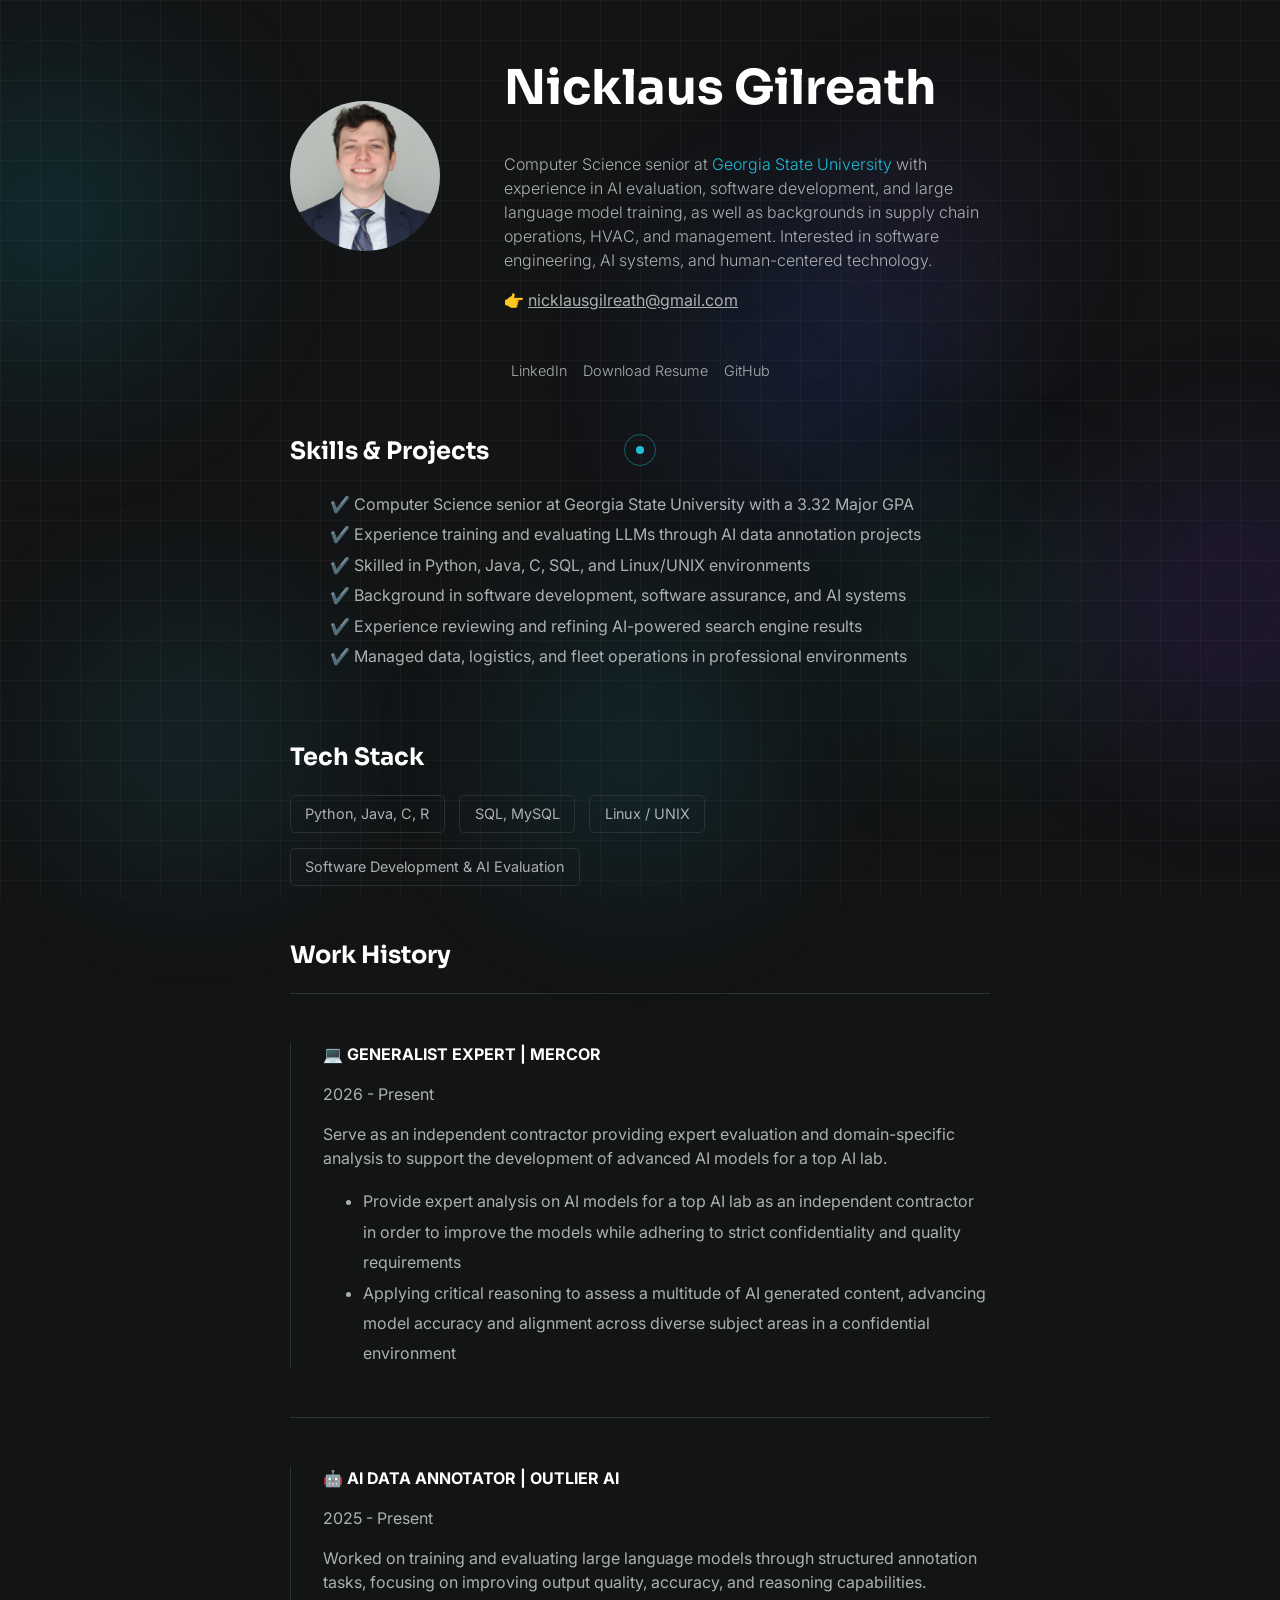
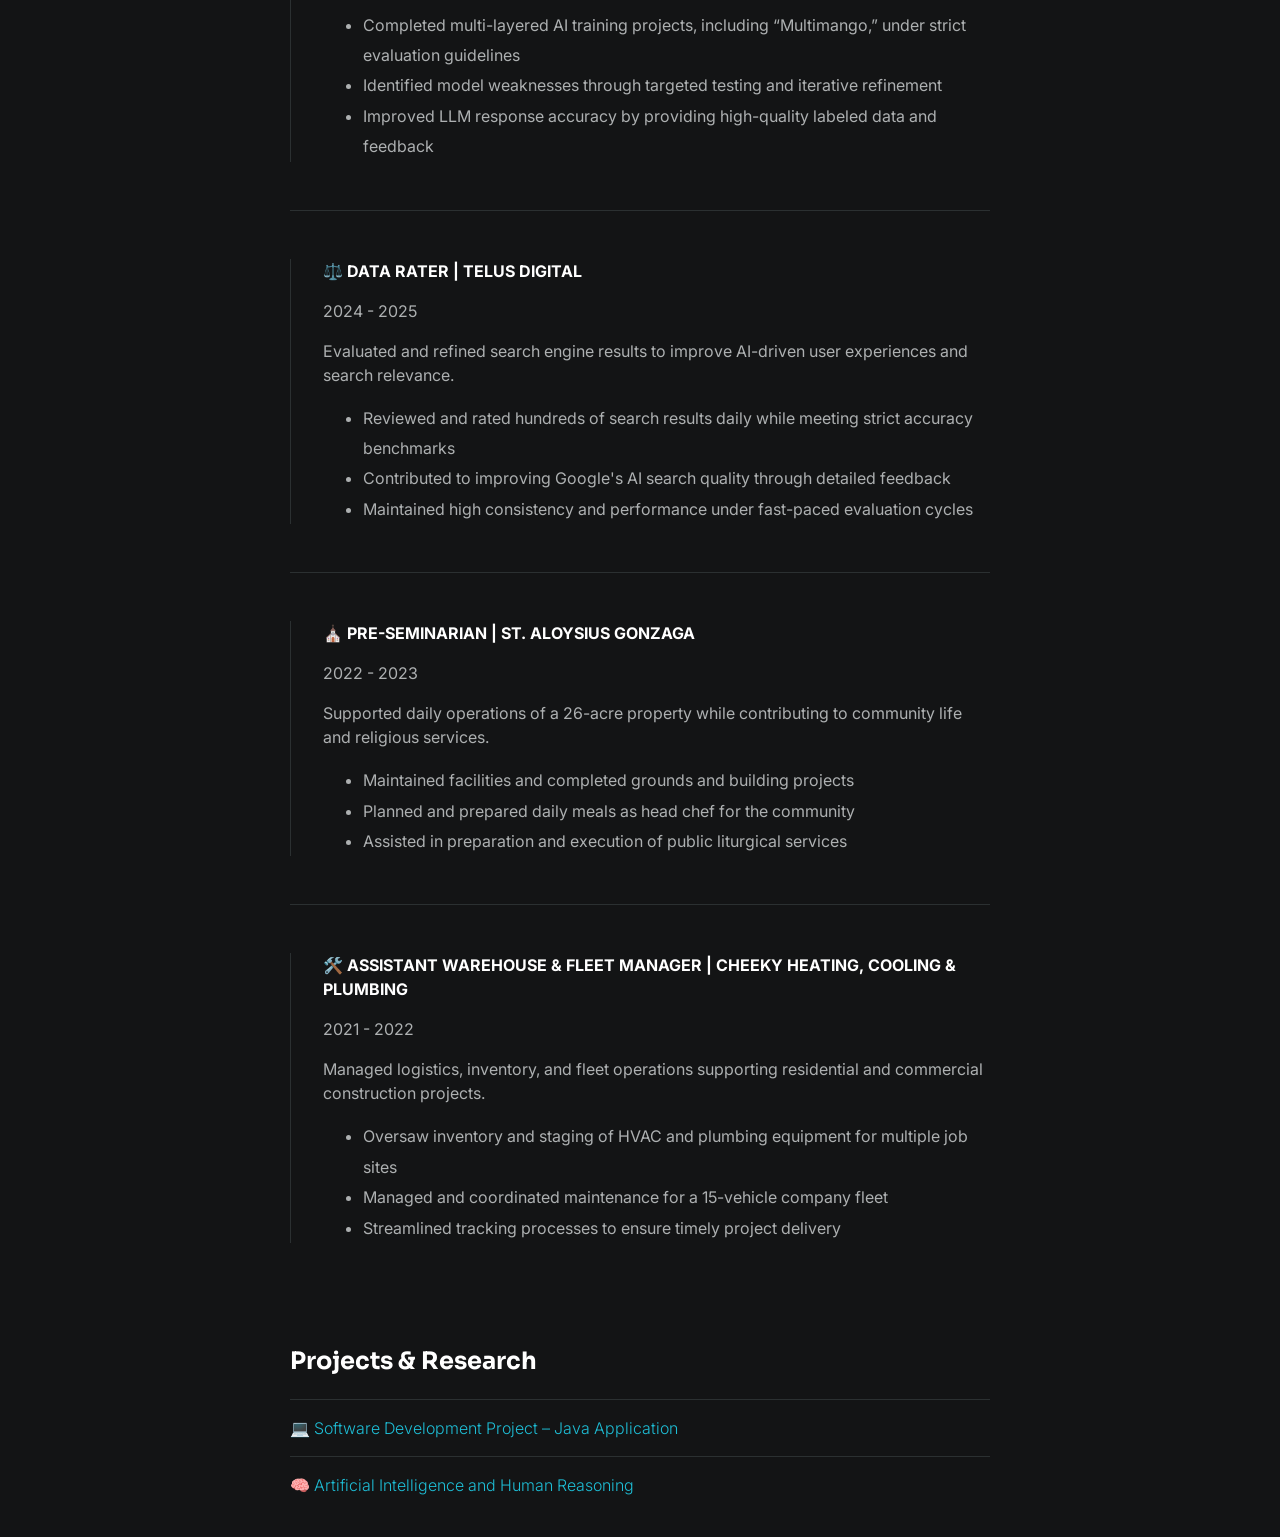
<file: index.html>
<!DOCTYPE html>
<html lang="en">
<head>
    <meta charset="utf-8">
    <meta http-equiv="X-UA-Compatible" content="IE=edge">
    <title>Nicklaus Gilreath</title>
    <meta name="viewport" content="width=device-width, initial-scale=1">
    <link rel="stylesheet" type="text/css" media="screen" href="./styles/main.css">
</head>
<body>

    <div class="cursor-dot"></div>
    <div class="cursor-outline"></div>

    <div class="bg-decoration bg-decoration-1"></div>
    <div class="bg-decoration bg-decoration-2"></div>
    <div class="bg-decoration bg-decoration-3"></div>
    <div class="bg-decoration bg-decoration-4"></div>
    <div class="bg-decoration bg-decoration-5"></div>
    <div class="bg-decoration bg-decoration-6"></div>
    <div class="bg-decoration bg-decoration-7"></div>

    <div id="container--main">

        <section id="wrapper--hero" class="section--page">
            <img id="profile-pic" src="./assets/images/Nicklaus_Gilreath_Headshot-2.jpg" alt="Nick Gilreath headshot"/>

            <div>
                <h1 id="user-name">Nicklaus Gilreath</h1>
                <p id="bio">
                    Computer Science senior at <a href="https://csds.gsu.edu" target="_blank">Georgia State University</a> with experience in AI evaluation, software development, and large language model training, as well as backgrounds in supply chain operations, HVAC, and management. Interested in software engineering, AI systems, and human-centered technology.
                </p>
                <p id="email">
                    👉 <span id="email-text" role="button" tabindex="0">nicklausgilreath@gmail.com</span>
                    <span id="copy-message">Copied to clipboard!</span>
                </p>
            </div>
        </section>

        <section class="section--page">
            <div id="socials--list">
                <a href="https://www.linkedin.com/in/nicklaus-gilreath/" target="_blank">LinkedIn</a>
                <a href="./assets/Nicklaus W Gilreath Resume.pdf" target="_blank">Download Resume</a>
                <a href="https://github.com/nwg02" target="_blank">GitHub</a>
            </div>
        </section>

        <section class="section--page">
            <h2>Skills & Projects</h2>
            <ul id="qualifications--list">
                <li> ✔️ Computer Science senior at Georgia State University with a 3.32 Major GPA</li>
                <li> ✔️ Experience training and evaluating LLMs through AI data annotation projects</li>
                <li> ✔️ Skilled in Python, Java, C, SQL, and Linux/UNIX environments</li>
                <li> ✔️ Background in software development, software assurance, and AI systems</li>
                <li> ✔️ Experience reviewing and refining AI-powered search engine results</li>
                <li> ✔️ Managed data, logistics, and fleet operations in professional environments</li>
            </ul>
        </section>

        <section class="section--page">
            <h2>Tech Stack</h2>

            <div id="wrapper--techstack__items">
                <div class="card--techstack"><span>Python, Java, C, R</span></div>
                <div class="card--techstack"><span>SQL, MySQL</span></div>
                <div class="card--techstack"><span>Linux / UNIX</span></div>
                <div class="card--techstack"><span>Software Development & AI Evaluation</span></div>
            </div>
        </section>

        <section id="work-history-wrapper" class="section--page">
            <h2>Work History</h2>
            <div class="line-break"></div>

            <div class="card--work-history">
                <strong>💻 GENERALIST EXPERT | MERCOR</strong>
                <p>2026 - Present</p>
                <p>Serve as an independent contractor providing expert evaluation and domain-specific analysis to support the development of advanced AI models for a top AI lab.</p>
                <ul>
                    <li>Provide expert analysis on AI models for a top AI lab as an independent contractor in order to improve the models while adhering to strict confidentiality and quality requirements</li>
                    <li>Applying critical reasoning to assess a multitude of AI generated content, advancing model accuracy and alignment across diverse subject areas in a confidential environment</li>
                </ul>
            </div>

            <div class="line-break"></div>

            <div class="card--work-history">
                <strong>🤖 AI DATA ANNOTATOR | OUTLIER AI</strong>
                <p>2025 - Present</p>
                <p>Worked on training and evaluating large language models through structured annotation tasks, focusing on improving output quality, accuracy, and reasoning capabilities.</p>
                <ul>
                    <li>Completed multi-layered AI training projects, including “Multimango,” under strict evaluation guidelines</li>
                    <li>Identified model weaknesses through targeted testing and iterative refinement</li>
                    <li>Improved LLM response accuracy by providing high-quality labeled data and feedback</li>
                </ul>
            </div>

            <div class="line-break"></div>

            <div class="card--work-history">
                <strong>⚖️ DATA RATER | TELUS DIGITAL</strong>
                <p>2024 - 2025</p>
                <p>Evaluated and refined search engine results to improve AI-driven user experiences and search relevance.</p>
                <ul>
                    <li>Reviewed and rated hundreds of search results daily while meeting strict accuracy benchmarks</li>
                    <li>Contributed to improving Google's AI search quality through detailed feedback</li>
                    <li>Maintained high consistency and performance under fast-paced evaluation cycles</li>
                </ul>
            </div>

            <div class="line-break"></div>

            <div class="card--work-history">
                <strong>⛪ PRE-SEMINARIAN | ST. ALOYSIUS GONZAGA</strong>
                <p>2022 - 2023</p>
                <p>Supported daily operations of a 26-acre property while contributing to community life and religious services.</p>
                <ul>
                    <li>Maintained facilities and completed grounds and building projects</li>
                    <li>Planned and prepared daily meals as head chef for the community</li>
                    <li>Assisted in preparation and execution of public liturgical services</li>
                </ul>
            </div>

            <div class="line-break"></div>

            <div class="card--work-history">
                <strong>🛠️ ASSISTANT WAREHOUSE & FLEET MANAGER | CHEEKY HEATING, COOLING & PLUMBING</strong>
                <p>2021 - 2022</p>
                <p>Managed logistics, inventory, and fleet operations supporting residential and commercial construction projects.</p>
                <ul>
                    <li>Oversaw inventory and staging of HVAC and plumbing equipment for multiple job sites</li>
                    <li>Managed and coordinated maintenance for a 15-vehicle company fleet</li>
                    <li>Streamlined tracking processes to ensure timely project delivery</li>
                </ul>
            </div>
        </section>

        <section class="section--page">
            <h2>Projects & Research</h2>

            <div class="card--project">
                <a href="software-project.html">
                    <span>💻 </span>Software Development Project – Java Application
                </a>
            </div>

            <div class="card--project">
                <a href="./assets/(nick)ethics poster.pdf" target="_blank">
                    <span>🧠 </span>Artificial Intelligence and Human Reasoning
                </a>
            </div>
        </section>

    </div>

    <script>
        const cursorDot = document.querySelector('.cursor-dot');
        const cursorOutline = document.querySelector('.cursor-outline');

        let mouseX = window.innerWidth / 2;
        let mouseY = window.innerHeight / 2;
        let outlineX = mouseX;
        let outlineY = mouseY;

        cursorDot.style.left = `${mouseX}px`;
        cursorDot.style.top = `${mouseY}px`;
        cursorOutline.style.left = `${outlineX}px`;
        cursorOutline.style.top = `${outlineY}px`;

        window.addEventListener('mousemove', (e) => {
            mouseX = e.clientX;
            mouseY = e.clientY;

            cursorDot.style.left = `${mouseX}px`;
            cursorDot.style.top = `${mouseY}px`;
        });

        function animateCursor() {
            outlineX += (mouseX - outlineX) * 0.12;
            outlineY += (mouseY - outlineY) * 0.12;

            cursorOutline.style.left = `${outlineX}px`;
            cursorOutline.style.top = `${outlineY}px`;

            requestAnimationFrame(animateCursor);
        }

        animateCursor();

        const interactiveElements = document.querySelectorAll('a, button, #email-text, .card--project, .card--techstack');

        interactiveElements.forEach(el => {
            el.addEventListener('mouseenter', () => {
                document.body.classList.add('cursor-hover');
            });

            el.addEventListener('mouseleave', () => {
                document.body.classList.remove('cursor-hover');
            });
        });

        const emailText = document.getElementById('email-text');
        const copyMessage = document.getElementById('copy-message');
        const email = 'nicklausgilreath@gmail.com';

        function copyEmail() {
            navigator.clipboard.writeText(email).then(() => {
                copyMessage.classList.add('show');

                setTimeout(() => {
                    copyMessage.classList.remove('show');
                }, 2000);
            });
        }

        emailText.addEventListener('click', copyEmail);

        emailText.addEventListener('keypress', function(e) {
            if (e.key === 'Enter' || e.key === ' ') {
                copyEmail();
            }
        });
    </script>
</body>
</html>
</file>
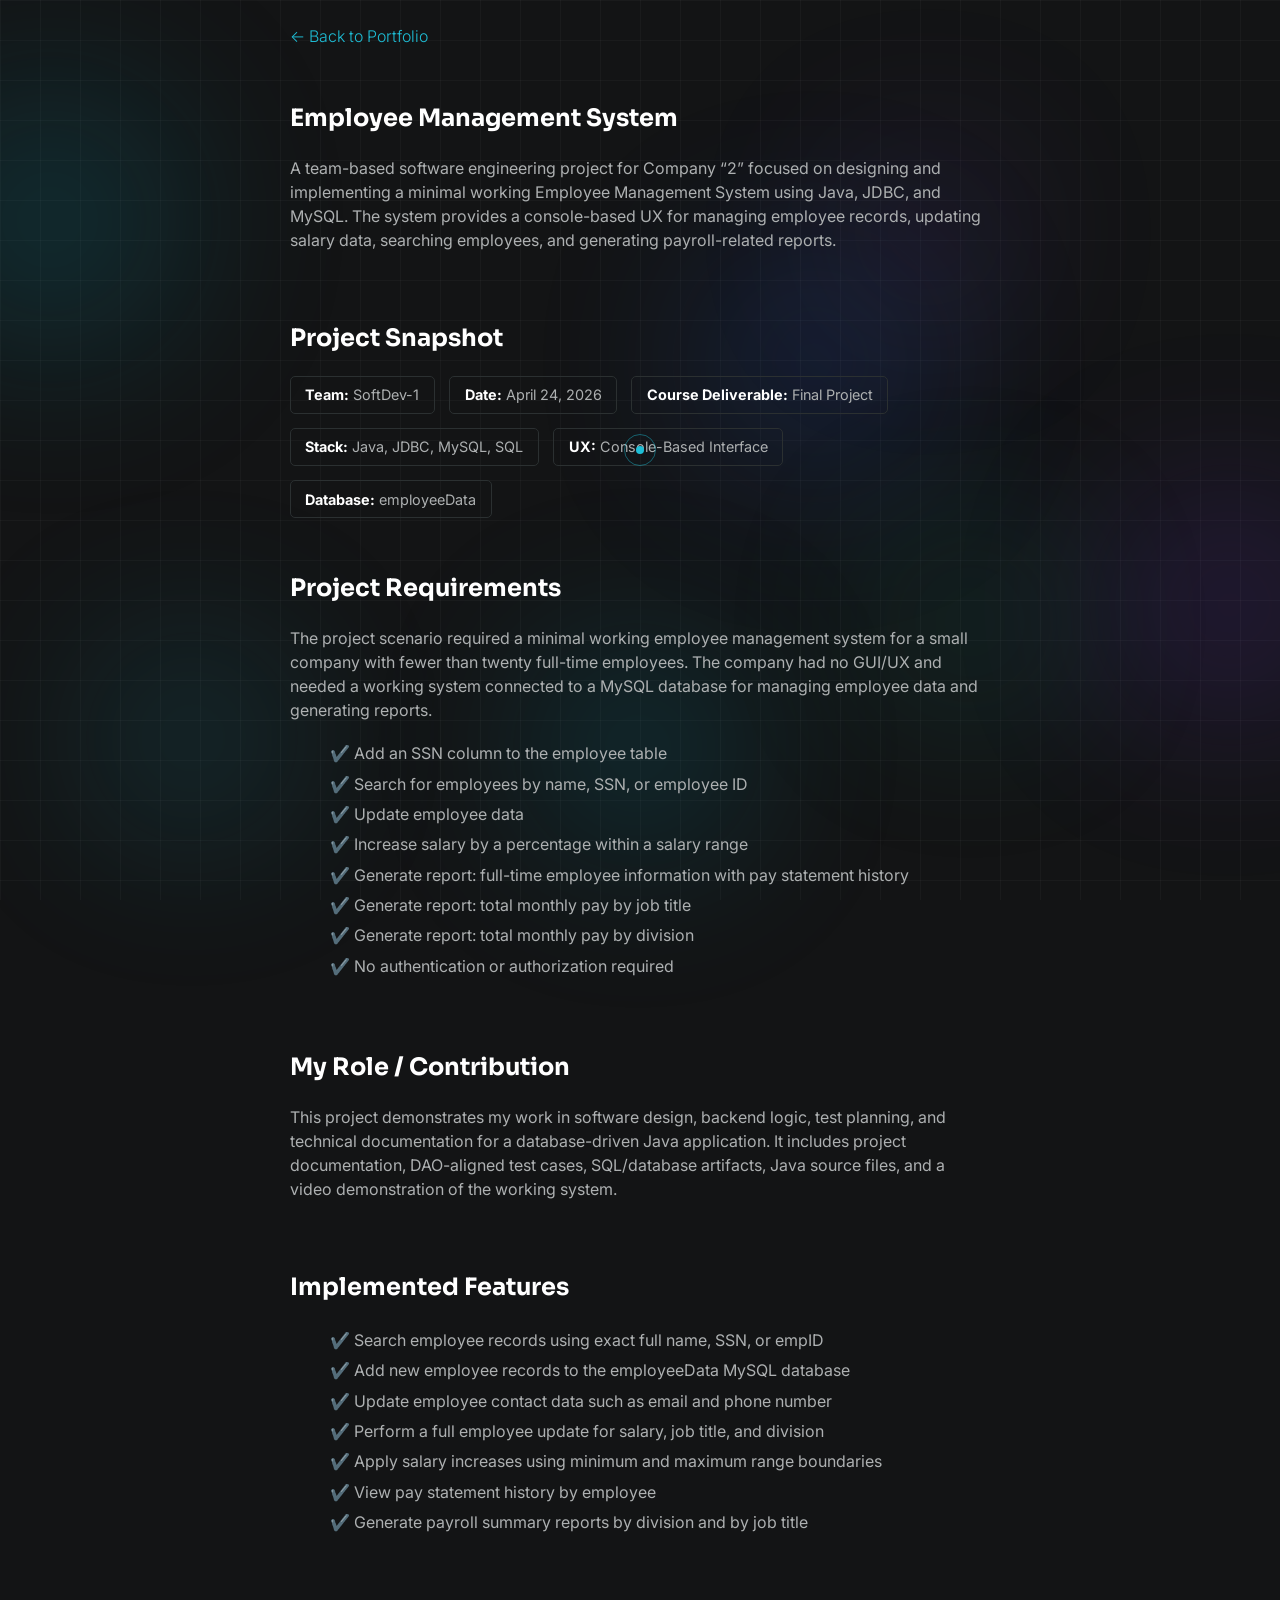
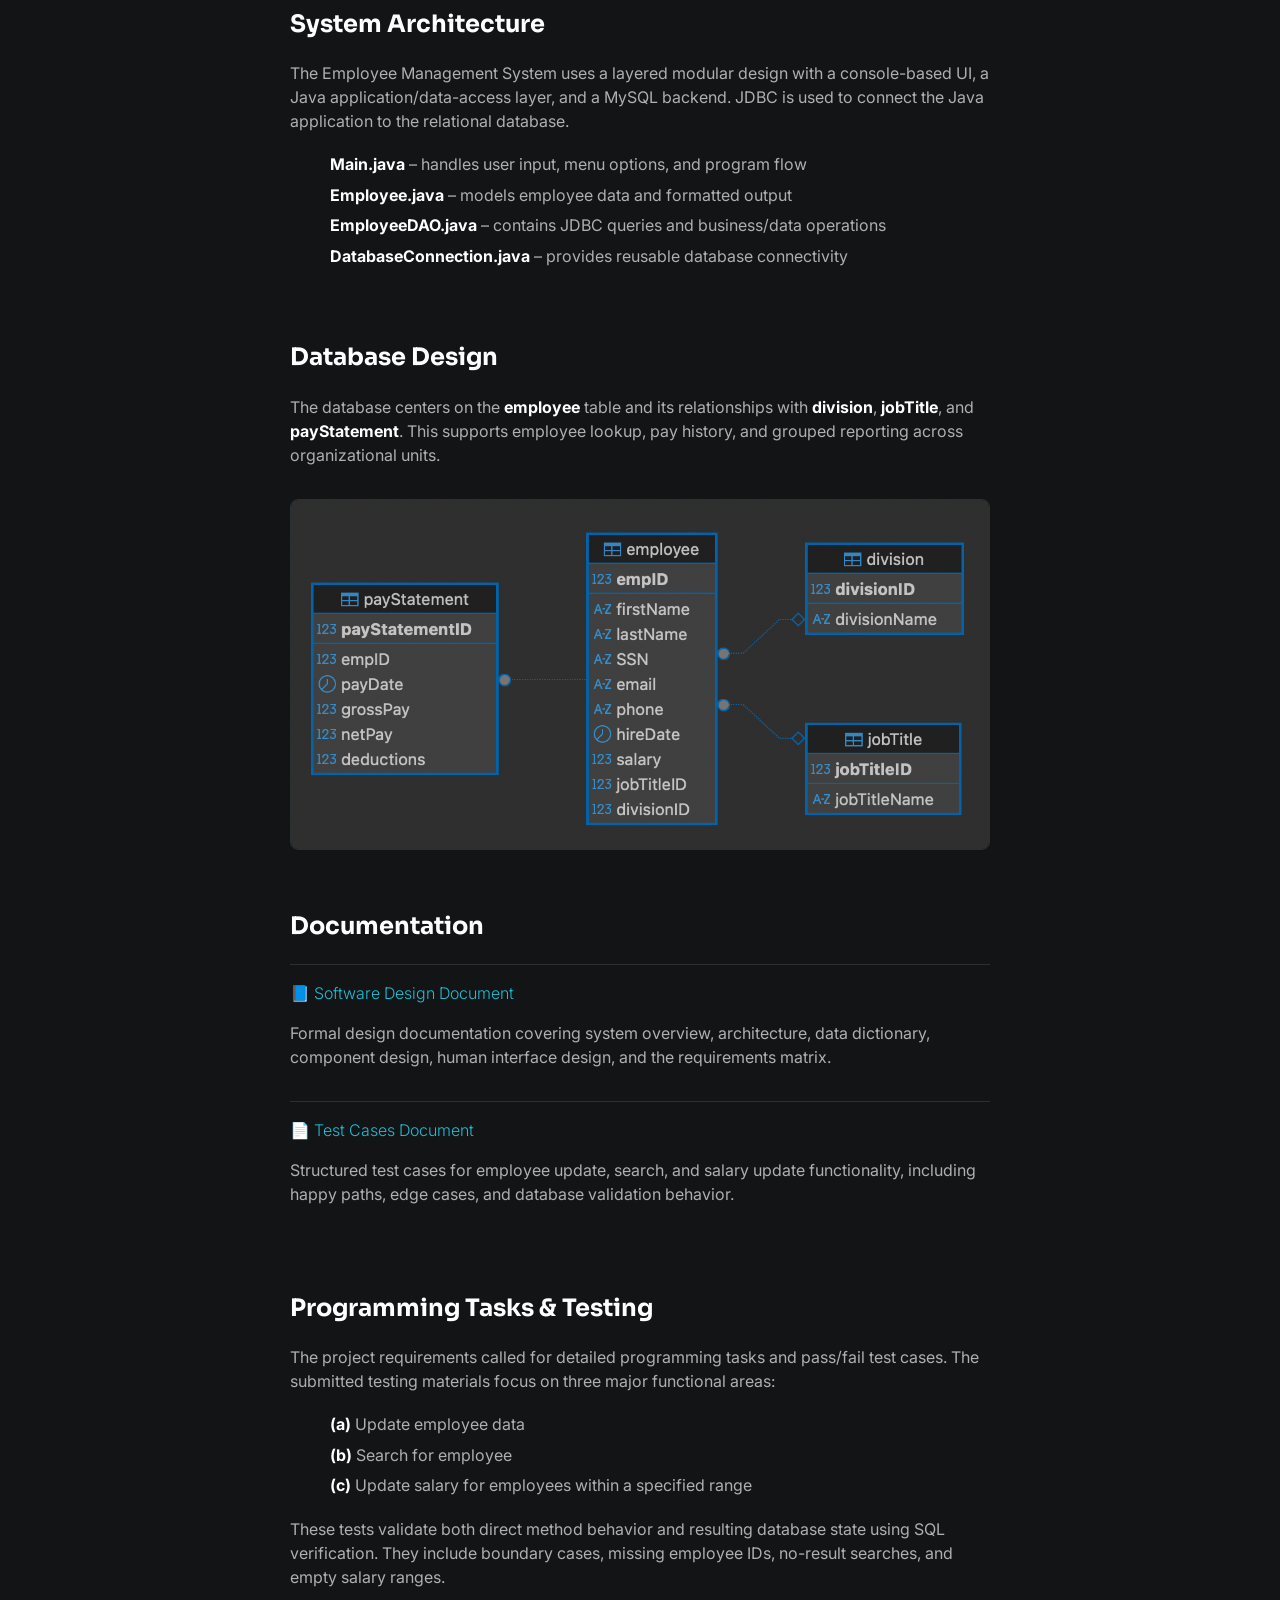
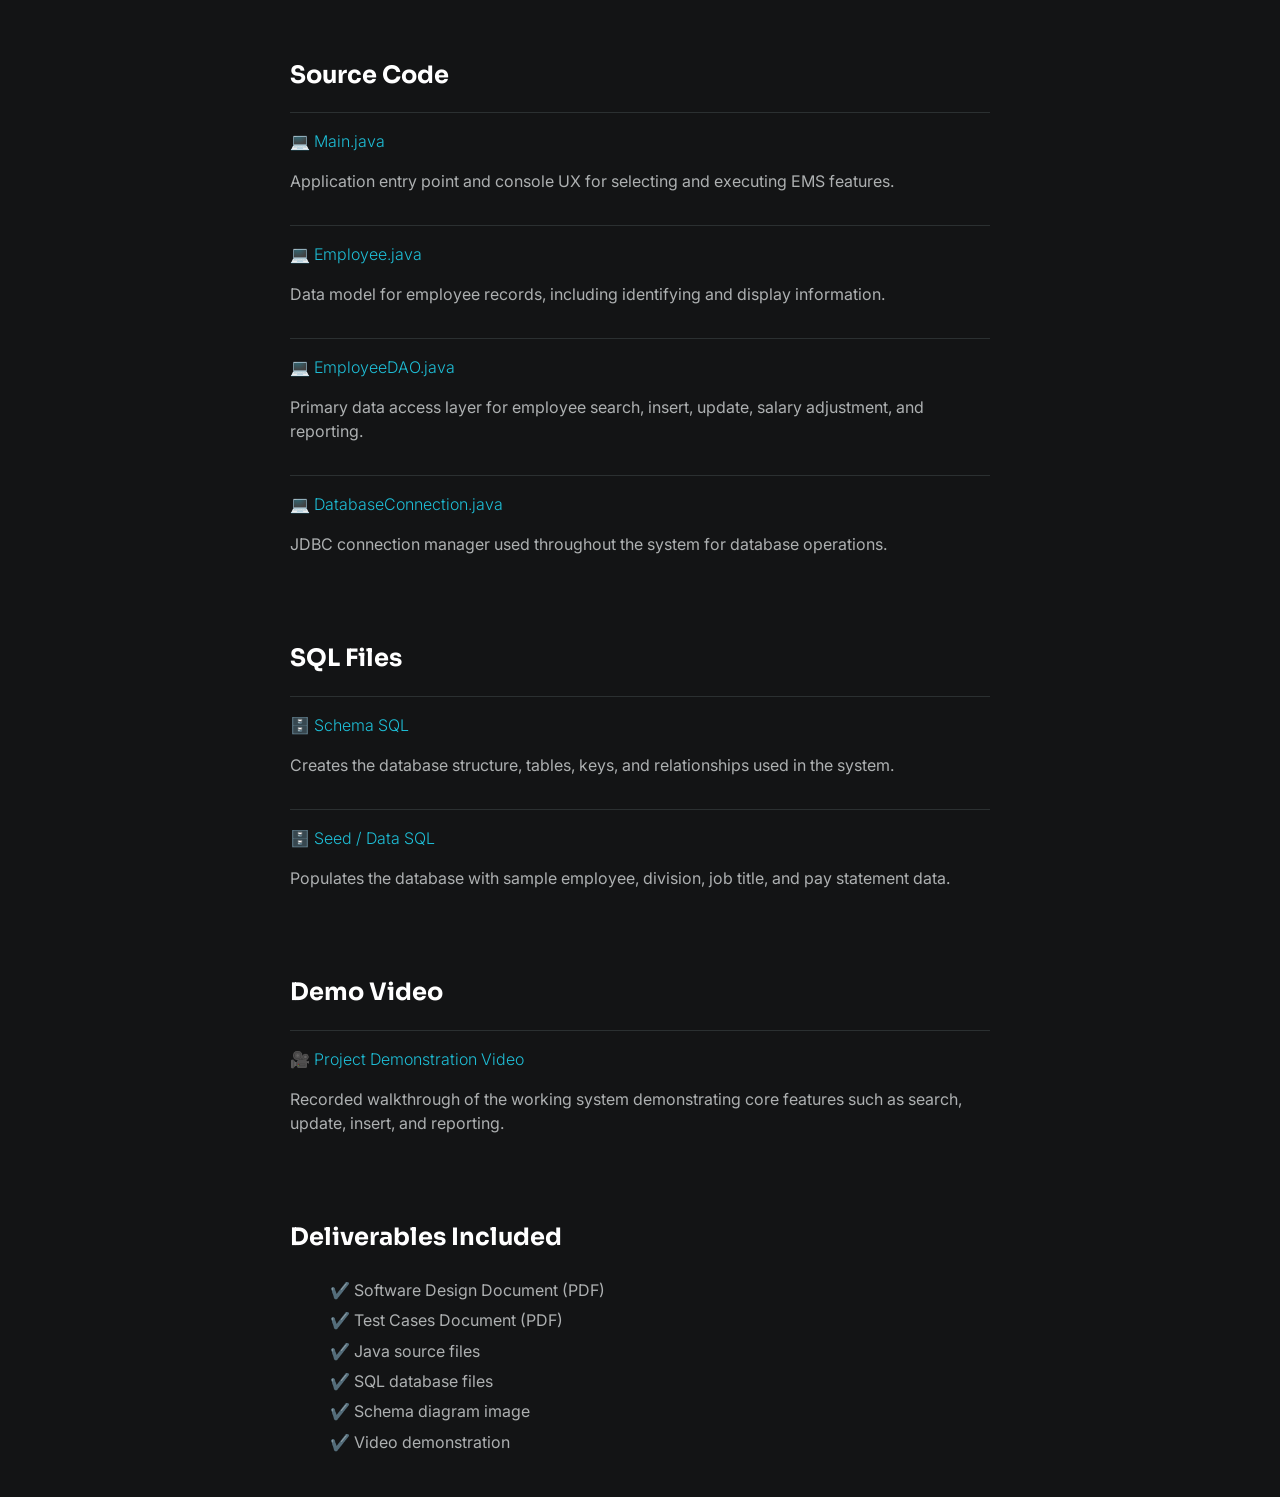
<file: software-project.html>
<!DOCTYPE html>
<html lang="en">
<head>
    <meta charset="UTF-8">
    <meta http-equiv="X-UA-Compatible" content="IE=edge">
    <meta name="viewport" content="width=device-width, initial-scale=1.0">
    <title>Employee Management System | Nick Gilreath</title>
    <link rel="stylesheet" href="./styles/main.css">
    <style>
        body,
        a,
        button,
        .card--project,
        .card--techstack,
        #email-text {
            cursor: none !important;
        }

        @media (max-width: 768px) {
            body,
            a,
            button,
            .card--project,
            .card--techstack,
            #email-text {
                cursor: auto !important;
            }
        }
    </style>
</head>
<body>
    <div class="cursor-dot"></div>
    <div class="cursor-outline"></div>

    <div class="bg-decoration bg-decoration-1"></div>
    <div class="bg-decoration bg-decoration-2"></div>
    <div class="bg-decoration bg-decoration-3"></div>
    <div class="bg-decoration bg-decoration-4"></div>
    <div class="bg-decoration bg-decoration-5"></div>
    <div class="bg-decoration bg-decoration-6"></div>
    <div class="bg-decoration bg-decoration-7"></div>

    <div id="container--main">

        <section class="section--page">
            <a href="index.html">&#8592; Back to Portfolio</a>
        </section>

        <section class="section--page">
            <h1>Employee Management System</h1>
            <p>
                A team-based software engineering project for Company “2” focused on designing and implementing
                a minimal working Employee Management System using Java, JDBC, and MySQL. The system provides a
                console-based UX for managing employee records, updating salary data, searching employees, and
                generating payroll-related reports.
            </p>
        </section>

        <section class="section--page">
            <h2>Project Snapshot</h2>
            <div id="wrapper--techstack__items">
                <div class="card--techstack"><span><strong>Team:</strong> SoftDev-1</span></div>
                <div class="card--techstack"><span><strong>Date:</strong> April 24, 2026</span></div>
                <div class="card--techstack"><span><strong>Course Deliverable:</strong> Final Project</span></div>
                <div class="card--techstack"><span><strong>Stack:</strong> Java, JDBC, MySQL, SQL</span></div>
                <div class="card--techstack"><span><strong>UX:</strong> Console-Based Interface</span></div>
                <div class="card--techstack"><span><strong>Database:</strong> employeeData</span></div>
            </div>
        </section>

        <section class="section--page">
            <h2>Project Requirements</h2>
            <p>
                The project scenario required a minimal working employee management system for a small company
                with fewer than twenty full-time employees. The company had no GUI/UX and needed a working system
                connected to a MySQL database for managing employee data and generating reports.
            </p>

            <ul id="qualifications--list">
                <li>✔️ Add an SSN column to the employee table</li>
                <li>✔️ Search for employees by name, SSN, or employee ID</li>
                <li>✔️ Update employee data</li>
                <li>✔️ Increase salary by a percentage within a salary range</li>
                <li>✔️ Generate report: full-time employee information with pay statement history</li>
                <li>✔️ Generate report: total monthly pay by job title</li>
                <li>✔️ Generate report: total monthly pay by division</li>
                <li>✔️ No authentication or authorization required</li>
            </ul>
        </section>

        <section class="section--page">
            <h2>My Role / Contribution</h2>
            <p>
                This project demonstrates my work in software design, backend logic, test planning, and technical
                documentation for a database-driven Java application. It includes project documentation, DAO-aligned
                test cases, SQL/database artifacts, Java source files, and a video demonstration of the working system.
            </p>
        </section>

        <section class="section--page">
            <h2>Implemented Features</h2>
            <ul id="qualifications--list">
                <li>✔️ Search employee records using exact full name, SSN, or empID</li>
                <li>✔️ Add new employee records to the employeeData MySQL database</li>
                <li>✔️ Update employee contact data such as email and phone number</li>
                <li>✔️ Perform a full employee update for salary, job title, and division</li>
                <li>✔️ Apply salary increases using minimum and maximum range boundaries</li>
                <li>✔️ View pay statement history by employee</li>
                <li>✔️ Generate payroll summary reports by division and by job title</li>
            </ul>
        </section>

        <section class="section--page">
            <h2>System Architecture</h2>
            <p>
                The Employee Management System uses a layered modular design with a console-based UI,
                a Java application/data-access layer, and a MySQL backend. JDBC is used to connect the
                Java application to the relational database.
            </p>

            <ul id="qualifications--list">
                <li><strong>Main.java</strong> – handles user input, menu options, and program flow</li>
                <li><strong>Employee.java</strong> – models employee data and formatted output</li>
                <li><strong>EmployeeDAO.java</strong> – contains JDBC queries and business/data operations</li>
                <li><strong>DatabaseConnection.java</strong> – provides reusable database connectivity</li>
            </ul>
        </section>

        <section class="section--page">
            <h2>Database Design</h2>
            <p>
                The database centers on the <strong>employee</strong> table and its relationships with
                <strong>division</strong>, <strong>jobTitle</strong>, and <strong>payStatement</strong>.
                This supports employee lookup, pay history, and grouped reporting across organizational units.
            </p>

            <img 
                src="./assets/images/SQL_Diagram_Project_NickGilreath.png" 
                alt="Employee Management System schema diagram"
                style="width:100%; border-radius:8px; border:1px solid var(--mainBorderColor); margin-top:1em;"
            >
        </section>

        <section class="section--page">
            <h2>Documentation</h2>

            <div class="card--project">
                <a href="./assets/SWDD_Project_NickGilreath.pdf" target="_blank">
                    <span>📘 </span>Software Design Document
                </a>
                <p>
                    Formal design documentation covering system overview, architecture, data dictionary,
                    component design, human interface design, and the requirements matrix.
                </p>
            </div>

            <div class="card--project">
                <a href="./assets/Test_Cases_Project_NickGilreath.pdf" target="_blank">
                    <span>📄 </span>Test Cases Document
                </a>
                <p>
                    Structured test cases for employee update, search, and salary update functionality,
                    including happy paths, edge cases, and database validation behavior.
                </p>
            </div>
        </section>

        <section class="section--page">
            <h2>Programming Tasks & Testing</h2>
            <p>
                The project requirements called for detailed programming tasks and pass/fail test cases.
                The submitted testing materials focus on three major functional areas:
            </p>

            <ul id="qualifications--list">
                <li><strong>(a)</strong> Update employee data</li>
                <li><strong>(b)</strong> Search for employee</li>
                <li><strong>(c)</strong> Update salary for employees within a specified range</li>
            </ul>

            <p>
                These tests validate both direct method behavior and resulting database state using SQL verification.
                They include boundary cases, missing employee IDs, no-result searches, and empty salary ranges.
            </p>
        </section>

        <section class="section--page">
            <h2>Source Code</h2>

            <div class="card--project">
                <a href="./assets/code/Main.java" target="_blank">
                    <span>💻 </span>Main.java
                </a>
                <p>Application entry point and console UX for selecting and executing EMS features.</p>
            </div>

            <div class="card--project">
                <a href="./assets/code/Employee.java" target="_blank">
                    <span>💻 </span>Employee.java
                </a>
                <p>Data model for employee records, including identifying and display information.</p>
            </div>

            <div class="card--project">
                <a href="./assets/code/EmployeeDAO.java" target="_blank">
                    <span>💻 </span>EmployeeDAO.java
                </a>
                <p>Primary data access layer for employee search, insert, update, salary adjustment, and reporting.</p>
            </div>

            <div class="card--project">
                <a href="./assets/code/DatabaseConnection.java" target="_blank">
                    <span>💻 </span>DatabaseConnection.java
                </a>
                <p>JDBC connection manager used throughout the system for database operations.</p>
            </div>
        </section>

        <section class="section--page">
            <h2>SQL Files</h2>

            <div class="card--project">
                <a href="./assets/sql/table-Creation.sql" target="_blank">
                    <span>🗄️ </span>Schema SQL
                </a>
                <p>Creates the database structure, tables, keys, and relationships used in the system.</p>
            </div>

            <div class="card--project">
                <a href="./assets/sql/data-Insert.sql" target="_blank">
                    <span>🗄️ </span>Seed / Data SQL
                </a>
                <p>Populates the database with sample employee, division, job title, and pay statement data.</p>
            </div>
        </section>

        <section class="section--page">
            <h2>Demo Video</h2>
            <div class="card--project">
                <a href="./assets/video/SoftwareDevProject.mp4" target="_blank">
                    <span>🎥 </span>Project Demonstration Video
                </a>
                <p>
                    Recorded walkthrough of the working system demonstrating core features such as search,
                    update, insert, and reporting.
                </p>
            </div>
        </section>

        <section class="section--page">
            <h2>Deliverables Included</h2>
            <ul id="qualifications--list">
                <li>✔️ Software Design Document (PDF)</li>
                <li>✔️ Test Cases Document (PDF)</li>
                <li>✔️ Java source files</li>
                <li>✔️ SQL database files</li>
                <li>✔️ Schema diagram image</li>
                <li>✔️ Video demonstration</li>
            </ul>
        </section>

    </div>

    <script>
        const cursorDot = document.querySelector('.cursor-dot');
        const cursorOutline = document.querySelector('.cursor-outline');

        if (cursorDot && cursorOutline && window.innerWidth > 768) {
            let mouseX = window.innerWidth / 2;
            let mouseY = window.innerHeight / 2;
            let outlineX = mouseX;
            let outlineY = mouseY;

            cursorDot.style.left = `${mouseX}px`;
            cursorDot.style.top = `${mouseY}px`;
            cursorOutline.style.left = `${outlineX}px`;
            cursorOutline.style.top = `${outlineY}px`;

            window.addEventListener('mousemove', (e) => {
                mouseX = e.clientX;
                mouseY = e.clientY;

                cursorDot.style.left = `${mouseX}px`;
                cursorDot.style.top = `${mouseY}px`;
            });

            function animateCursor() {
                outlineX += (mouseX - outlineX) * 0.12;
                outlineY += (mouseY - outlineY) * 0.12;

                cursorOutline.style.left = `${outlineX}px`;
                cursorOutline.style.top = `${outlineY}px`;

                requestAnimationFrame(animateCursor);
            }

            animateCursor();

            const interactiveElements = document.querySelectorAll('a, button, .card--project, .card--techstack');

            interactiveElements.forEach(el => {
                el.addEventListener('mouseenter', () => {
                    document.body.classList.add('cursor-hover');
                });

                el.addEventListener('mouseleave', () => {
                    document.body.classList.remove('cursor-hover');
                });
            });
        }
    </script>
</body>
</html>
</file>
<file: styles/main.css>
@import url('https://fonts.googleapis.com/css2?family=Inter:wght@300;400;500;600;700&family=Sora:wght@400;500;600;700&display=swap');

:root{
    --mainTextColor-light:#000;
    --secondaryTextColor-light:rgb(51 51 51);
    --mainLinkColor-light:#0da2b8;
    --mainBorderColor-light:rgb(218, 218, 218);
    --mainBgColor-light:rgb(249, 250,251);

    --mainTextColor-dark:#fff;
    --secondaryTextColor-dark:#adb0b1;
    --mainLinkColor-dark:rgb(30, 190,214);
    --mainBorderColor-dark:#2b3031;
    --mainBgColor-dark:#131415;

    --mainTextColor: var(--mainTextColor-dark);
    --secondaryTextColor:var(--secondaryTextColor-dark);
    --mainLinkColor: var(--mainLinkColor-dark);
    --mainBorderColor: var(--mainBorderColor-dark);
    --mainBgColor: var(--mainBgColor-dark);
}

*{
    font-family: 'Inter', sans-serif;
    line-height: 1.5em;
    box-sizing: border-box;
    color: var(--mainTextColor);
}

h1, h2, h3, #user-name {
    font-family: 'Sora', sans-serif;
}

body{
    background-color: var(--mainBgColor);
    position: relative;
    overflow-x: hidden;
    cursor: none;
}

p, span, li{
    color: var(--secondaryTextColor);
    font-size: 1em;
}

a{
    text-decoration: none;
    color: var(--mainLinkColor);
    font-weight: 500;
    position: relative;
}

a::after {
    content: "";
    position: absolute;
    left: 0;
    bottom: -2px;
    width: 0%;
    height: 1px;
    background-color: var(--mainLinkColor);
    transition: width 0.3s ease;
}

a:hover::after {
    width: 100%;
}

li{
    line-height: 1.9em;
}

#container--main{
    max-width: 700px;
    margin: 0 auto;
    position: relative;
    z-index: 1;
}

.section--page{
    padding-top: 1em;
    padding-bottom: 1em;
}

#wrapper--hero{
    display: flex;
    align-items: center;
    gap: 4em;
}

#user-name{
    font-size: 3em;
    line-height: 1em;
}

#bio, a{
    font-weight: 300;
}

#profile-pic{
    border-radius: 50%;
    width: 150px;
    height: 150px;
    object-fit: cover;
}

#email{
    color: var(--mainTextColor);
}

#socials--list{
    display: flex;
    justify-content: center;
    column-gap: 1em;
    flex-wrap: wrap;
}

#socials--list a{
    font-size: 0.9em;
    color: var(--secondaryTextColor);
    transition: 0.3s;
}

#socials--list a:hover{
    color: var(--mainLinkColor);
}

#qualifications--list{
    list-style: none;
}

#wrapper--techstack__items{
    display: flex;
    flex-wrap: wrap;
    gap: 1em;
    font-size: 0.9em;
}

.card--techstack{
    border: 1px solid var(--mainBorderColor);
    padding: 0.5em 1em;
    border-radius: 5px;
}

.card--work-history{
    border-left: 1px solid var(--mainBorderColor);
    margin-top: 3em;
    margin-bottom: 3em;
    padding-left: 2em;
}

.line-break{
    background-color: var(--mainBorderColor);
    height: 1px;
}

.card--project{
    padding-top: 1em;
    padding-bottom: 1em;
    border-top: 1px solid var(--mainBorderColor);
}

.card--project,
.card--techstack,
.card--work-history {
    transition: transform 0.25s ease, box-shadow 0.25s ease, border-color 0.25s ease;
}

.card--project:hover,
.card--techstack:hover,
.card--work-history:hover {
    transform: translateY(-4px);
    box-shadow: 0 8px 24px rgba(0,0,0,0.25);
    border-color: var(--mainLinkColor);
}

#email-text {
    cursor: pointer;
    text-decoration: underline;
}

#email-text:hover {
    color: var(--mainLinkColor);
}

#copy-message {
    margin-left: 10px;
    color: var(--mainLinkColor);
    opacity: 0;
    transition: opacity 0.4s ease;
    pointer-events: none;
}

#copy-message.show {
    opacity: 1;
}

.bg-decoration{
    position: fixed;
    border-radius: 50%;
    filter: blur(95px);
    z-index: 0;
    opacity: 0.22;
    pointer-events: none;
    animation-timing-function: ease-in-out;
    animation-iteration-count: infinite;
    animation-direction: alternate;
}

.bg-decoration-1{
    width: 260px;
    height: 260px;
    background: #0da2b8;
    top: 10%;
    left: -80px;
    animation: floatBlob1 12s infinite alternate ease-in-out;
}

.bg-decoration-2{
    width: 220px;
    height: 220px;
    background: #7c3aed;
    top: 55%;
    right: -60px;
    animation: floatBlob2 15s infinite alternate ease-in-out;
}

.bg-decoration-3{
    width: 180px;
    height: 180px;
    background: #1ebed6;
    bottom: 8%;
    left: 8%;
    animation: floatBlob3 18s infinite alternate ease-in-out;
}

.bg-decoration-4{
    width: 220px;
    height: 220px;
    background: #2563eb;
    top: 28%;
    left: 55%;
    animation: floatBlob4 14s infinite alternate ease-in-out;
}

.bg-decoration-5{
    width: 160px;
    height: 160px;
    background: #14b8a6;
    bottom: 22%;
    right: 18%;
    animation: floatBlob5 16s infinite alternate ease-in-out;
}

.bg-decoration-6{
    width: 200px;
    height: 200px;
    background: #06b6d4;
    top: 72%;
    left: 42%;
    animation: floatBlob6 17s infinite alternate ease-in-out;
}

.bg-decoration-7{
    width: 140px;
    height: 140px;
    background: #8b5cf6;
    top: 18%;
    right: 22%;
    animation: floatBlob7 13s infinite alternate ease-in-out;
}

@keyframes floatBlob1 {
    0% { transform: translate(0, 0) scale(1); }
    25% { transform: translate(30px, -20px) scale(1.05); }
    50% { transform: translate(60px, 30px) scale(0.95); }
    75% { transform: translate(20px, 60px) scale(1.08); }
    100% { transform: translate(70px, 10px) scale(1); }
}

@keyframes floatBlob2 {
    0% { transform: translate(0, 0) scale(1); }
    25% { transform: translate(-40px, 20px) scale(1.04); }
    50% { transform: translate(-70px, -30px) scale(0.96); }
    75% { transform: translate(-20px, 50px) scale(1.06); }
    100% { transform: translate(-60px, -10px) scale(1); }
}

@keyframes floatBlob3 {
    0% { transform: translate(0, 0) scale(1); }
    25% { transform: translate(20px, -30px) scale(1.03); }
    50% { transform: translate(-10px, -60px) scale(0.97); }
    75% { transform: translate(40px, -20px) scale(1.05); }
    100% { transform: translate(10px, -80px) scale(1); }
}

@keyframes floatBlob4 {
    0% { transform: translate(0, 0) scale(1); }
    25% { transform: translate(35px, -20px) scale(1.06); }
    50% { transform: translate(-20px, 40px) scale(0.95); }
    75% { transform: translate(50px, 20px) scale(1.08); }
    100% { transform: translate(-10px, -30px) scale(1); }
}

@keyframes floatBlob5 {
    0% { transform: translate(0, 0) scale(1); }
    25% { transform: translate(-25px, 20px) scale(1.04); }
    50% { transform: translate(30px, -35px) scale(0.96); }
    75% { transform: translate(-35px, -10px) scale(1.06); }
    100% { transform: translate(20px, -45px) scale(1); }
}

@keyframes floatBlob6 {
    0% { transform: translate(0, 0) scale(1); }
    25% { transform: translate(18px, -22px) scale(1.05); }
    50% { transform: translate(-28px, 26px) scale(0.96); }
    75% { transform: translate(34px, -18px) scale(1.07); }
    100% { transform: translate(-12px, 38px) scale(1); }
}

@keyframes floatBlob7 {
    0% { transform: translate(0, 0) scale(1); }
    25% { transform: translate(-20px, 16px) scale(1.03); }
    50% { transform: translate(26px, -24px) scale(0.97); }
    75% { transform: translate(-30px, -12px) scale(1.06); }
    100% { transform: translate(14px, 28px) scale(1); }
}

.cursor-dot,
.cursor-outline {
    position: fixed;
    top: 0;
    left: 0;
    pointer-events: none;
    border-radius: 50%;
    z-index: 9999;
    transform: translate(-50%, -50%);
}

.cursor-dot {
    width: 8px;
    height: 8px;
    background-color: var(--mainLinkColor);
}

.cursor-outline {
    width: 32px;
    height: 32px;
    border: 1px solid rgba(30, 190, 214, 0.45);
    transition: width 0.2s ease, height 0.2s ease, border-color 0.2s ease, background-color 0.2s ease;
}

body.cursor-hover .cursor-outline {
    width: 48px;
    height: 48px;
    border-color: rgba(30, 190, 214, 0.8);
    background-color: rgba(30, 190, 214, 0.08);
}

body.cursor-hover .cursor-dot {
    transform: translate(-50%, -50%) scale(1.2);
}

body::before{
    content: "";
    position: fixed;
    inset: 0;
    background-image:
        linear-gradient(rgba(255,255,255,0.03) 1px, transparent 1px),
        linear-gradient(90deg, rgba(255,255,255,0.03) 1px, transparent 1px);
    background-size: 40px 40px;
    z-index: 0;
    pointer-events: none;
}

@media(max-width:600px){
    .section--page{
        padding-top: 1em;
        padding-bottom: 1em;
    }

    #wrapper--hero{
        gap: 1em;
        flex-direction: column;
    }

    #profile-pic{
        width: 200px;
        height: 200px;
    }

    .card--work-history{
        border-left: none;
        padding-left: 0;
    }
}

@media (max-width: 768px) {
    body {
        cursor: auto;
    }

    .cursor-dot,
    .cursor-outline {
        display: none;
    }
}

a,
button,
.card--project,
.card--techstack,
#email-text {
    cursor: none !important;
}
</file>
